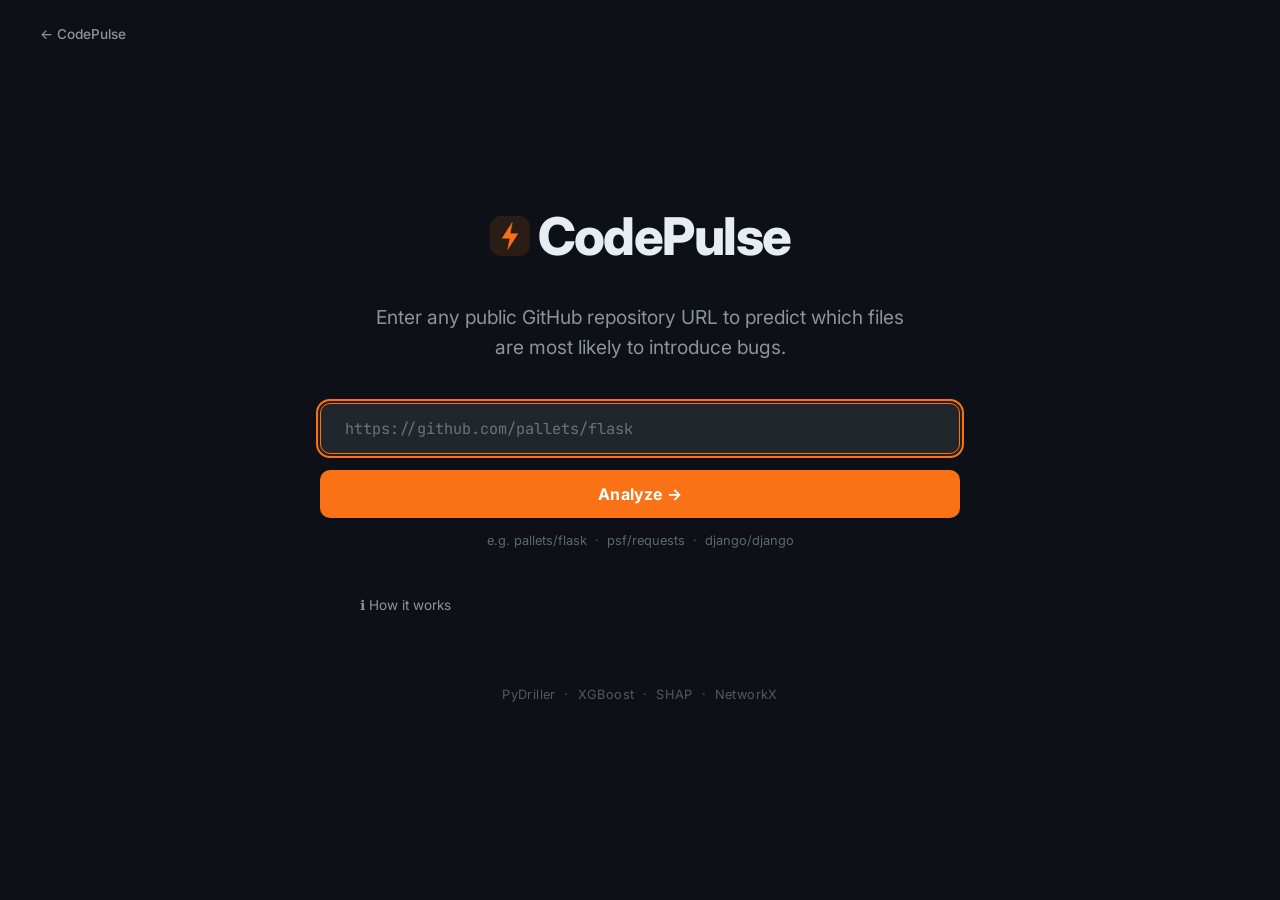
<file: frontend/index.html>
<!DOCTYPE html>
<html lang="en">
<head>
  <meta charset="UTF-8" />
  <meta name="viewport" content="width=device-width, initial-scale=1.0" />
  <title>CodePulse — Predictive Code Risk</title>
  <meta name="description" content="Predict which files in any GitHub repo are most likely to introduce bugs in the next 30 days." />

  <!-- Fonts -->
  <link rel="preconnect" href="https://fonts.googleapis.com" />
  <link rel="preconnect" href="https://fonts.gstatic.com" crossorigin />
  <link href="https://fonts.googleapis.com/css2?family=Inter:wght@400;500;600;700;800&family=JetBrains+Mono:wght@400;500&display=swap" rel="stylesheet" />

  <!-- Styles -->
  <link rel="stylesheet" href="css/style.css" />
</head>
<body>

  <!-- ═══════════════════════════════════════════════════════════
       STATE 1 — Input Screen
  ════════════════════════════════════════════════════════════ -->
  <main id="input-screen" role="main">

    <!-- Back link -->
    <a href="/landing.html" class="back-link" aria-label="Back to landing page">
      ← CodePulse
    </a>

    <div class="hero-logo" aria-label="CodePulse">
      <svg width="40" height="40" viewBox="0 0 36 36" fill="none" aria-hidden="true" xmlns="http://www.w3.org/2000/svg">
        <rect width="36" height="36" rx="10" fill="#f97316" fill-opacity="0.12"/>
        <path d="M20 6L11 20H18L16 30L25 16H18L20 6Z" fill="#f97316" stroke="#f97316" stroke-width="0.5" stroke-linejoin="round"/>
      </svg>
      <span class="hero-wordmark">CodePulse</span>
    </div>

    <p class="hero-subtitle">
      Enter any public GitHub repository URL to predict which files are most likely to introduce bugs.
    </p>

    <div class="input-group">
      <label for="repo-url" class="visually-hidden">GitHub repository URL</label>
      <input
        id="repo-url"
        type="url"
        class="url-input"
        placeholder="https://github.com/pallets/flask"
        autocomplete="off"
        spellcheck="false"
        autocorrect="off"
        autocapitalize="off"
      />

      <button id="analyze-btn" class="analyze-btn" type="button">
        Analyze →
      </button>

      <p class="input-hint">e.g. pallets/flask &nbsp;·&nbsp; psf/requests &nbsp;·&nbsp; django/django</p>

      <div id="loading-state" class="loading-state" aria-live="polite" aria-label="Loading">
        <div class="spinner" role="status"></div>
        <span id="loading-text">Analyzing repository…</span>
      </div>

      <div id="error-msg" class="error-msg" role="alert" aria-live="assertive">
        <svg width="14" height="14" viewBox="0 0 14 14" fill="none" aria-hidden="true" xmlns="http://www.w3.org/2000/svg">
          <circle cx="7" cy="7" r="6.5" stroke="#f85149"/>
          <path d="M4.5 4.5L9.5 9.5M9.5 4.5L4.5 9.5" stroke="#f85149" stroke-width="1.5" stroke-linecap="round"/>
        </svg>
        <span id="error-text"></span>
      </div>
    </div>

    <!-- How it works expandable -->
    <details class="how-it-works">
      <summary class="how-it-works-toggle">ℹ How it works</summary>
      <ul class="how-it-works-list">
        <li>CodePulse mines the full commit history of any public GitHub repo using PyDriller, extracting churn, coupling, authorship, and complexity signals per file.</li>
        <li>An XGBoost model trained on past commit patterns — with a strict temporal split to prevent data leakage — predicts each file's probability of appearing in a bug-fix commit within the next 30 days.</li>
        <li>SHAP values explain every risk score, showing exactly which signals are driving the prediction for each file.</li>
      </ul>
    </details>

    <footer class="hero-footer" aria-label="Powered by">
      PyDriller &nbsp;·&nbsp; XGBoost &nbsp;·&nbsp; SHAP &nbsp;·&nbsp; NetworkX
    </footer>

  </main>

  <!-- ═══════════════════════════════════════════════════════════
       STATE 2 — Results Dashboard
  ════════════════════════════════════════════════════════════ -->
  <div id="results-screen" aria-label="Analysis results">

    <!-- Sticky navbar -->
    <nav class="navbar" aria-label="CodePulse navigation">
      <a href="/landing.html" class="nav-logo" aria-label="Back to CodePulse home">
        <svg width="24" height="24" viewBox="0 0 36 36" fill="none" aria-hidden="true" xmlns="http://www.w3.org/2000/svg">
          <rect width="36" height="36" rx="10" fill="#f97316" fill-opacity="0.12"/>
          <path d="M20 6L11 20H18L16 30L25 16H18L20 6Z" fill="#f97316" stroke="#f97316" stroke-width="0.5" stroke-linejoin="round"/>
        </svg>
        <span class="nav-wordmark">CodePulse</span>
      </a>

      <button id="reset-btn" class="reset-btn" type="button" aria-label="Analyze another repository">
        <svg width="14" height="14" viewBox="0 0 14 14" fill="none" aria-hidden="true" xmlns="http://www.w3.org/2000/svg">
          <path d="M9 2L4 7L9 12" stroke="#f97316" stroke-width="2" stroke-linecap="round" stroke-linejoin="round"/>
        </svg>
        Analyze another repo
      </button>
    </nav>

    <!-- Main dashboard -->
    <div class="dashboard">

      <!-- Repo name -->
      <h1 id="repo-heading" class="repo-heading"></h1>

      <!-- Summary strip -->
      <div class="summary-strip" role="region" aria-label="Analysis summary">
        <div class="stat-card">
          <span class="stat-label">Files Analyzed</span>
          <span id="stat-total" class="stat-value">—</span>
        </div>
        <div class="stat-card stat-card--danger">
          <span class="stat-label">High Risk Files</span>
          <span id="stat-high-risk" class="stat-value high-risk">—</span>
        </div>
        <div class="stat-card">
          <span class="stat-label">Analyzed at</span>
          <span id="stat-time" class="stat-value" style="font-size:1.25rem">—</span>
        </div>
      </div>

      <!-- Model metrics chips -->
      <div id="metrics-chips" class="metrics-chips" aria-label="Model evaluation metrics"></div>

      <!-- Risk Overview chart -->
      <section class="chart-section" aria-labelledby="chart-heading">
        <h2 id="chart-heading" class="section-header">
          <span class="section-accent"></span>Risk Overview — Top 10 Files
        </h2>
        <div id="risk-chart" role="img" aria-label="Top 10 riskiest files bar chart"></div>
      </section>

      <!-- Codebase Risk Map (treemap) -->
      <section class="chart-section" id="treemap-section" aria-labelledby="treemap-heading" hidden>
        <h2 id="treemap-heading" class="section-header">
          <span class="section-accent"></span>Codebase Risk Map
        </h2>
        <div id="treemap-chart" role="img" aria-label="Codebase risk treemap"></div>
      </section>

      <!-- Precision-Recall curve -->
      <section class="chart-section" id="pr-curve-section" aria-labelledby="pr-heading" hidden>
        <h2 id="pr-heading" class="section-header">
          <span class="section-accent"></span>Model Precision-Recall Curve
        </h2>
        <div id="pr-curve-chart" role="img" aria-label="Precision-recall curve"></div>
      </section>

      <!-- File Risk Rankings table -->
      <section class="table-section" aria-labelledby="table-heading">
        <h2 id="table-heading" class="section-header">
          <span class="section-accent"></span>File Risk Rankings
        </h2>
        <p class="table-hint">Click any row to see a full SHAP breakdown for that file.</p>
        <div class="risk-table-wrapper">
          <table class="risk-table" aria-label="File risk rankings">
            <thead>
              <tr>
                <th scope="col">#</th>
                <th scope="col">File Path</th>
                <th scope="col" title="Predicted probability (0–100) that this file will appear in a bug-fix commit within 30 days.">Risk Score ⓘ</th>
                <th scope="col" class="drivers-header" title="The top SHAP feature drivers pushing the risk score up for this file.">Top Drivers ⓘ</th>
              </tr>
            </thead>
            <tbody id="risk-table-body">
            </tbody>
          </table>
        </div>
      </section>

      <!-- Site footer -->
      <footer class="site-footer">
        CodePulse — Hackathon Project &nbsp;|&nbsp;
        <a href="https://github.com/BornaBoyafraz/CodePulse" target="_blank" rel="noopener">github.com/BornaBoyafraz/CodePulse</a>
      </footer>

    </div><!-- /.dashboard -->

    <!-- File detail slide-in panel -->
    <aside id="detail-panel" class="detail-panel" aria-label="File detail" aria-hidden="true">
      <button class="detail-close" id="detail-close-btn" aria-label="Close detail panel" type="button">×</button>
      <div id="detail-content" class="detail-content"></div>
    </aside>

  </div><!-- /#results-screen -->

  <script src="https://cdn.plot.ly/plotly-2.27.0.min.js"></script>
  <script src="js/app.js"></script>
</body>
</html>
</file>
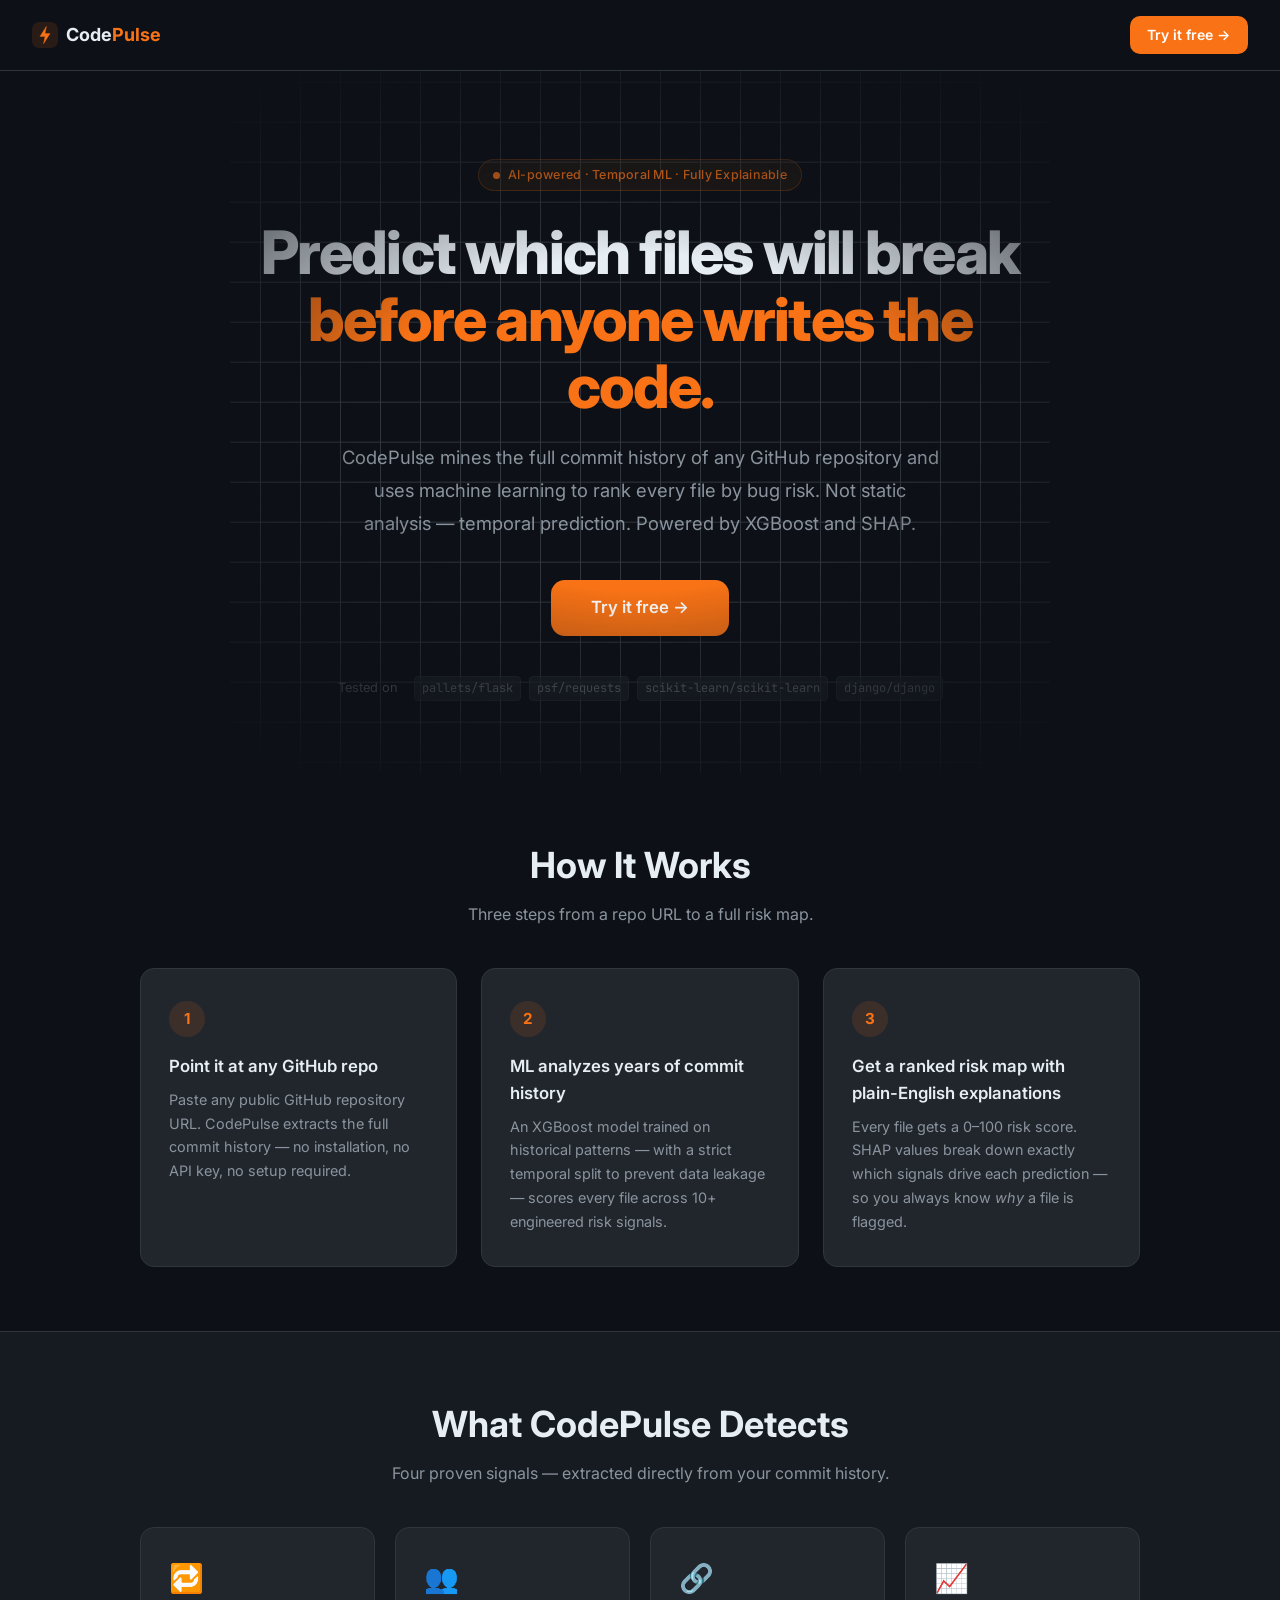
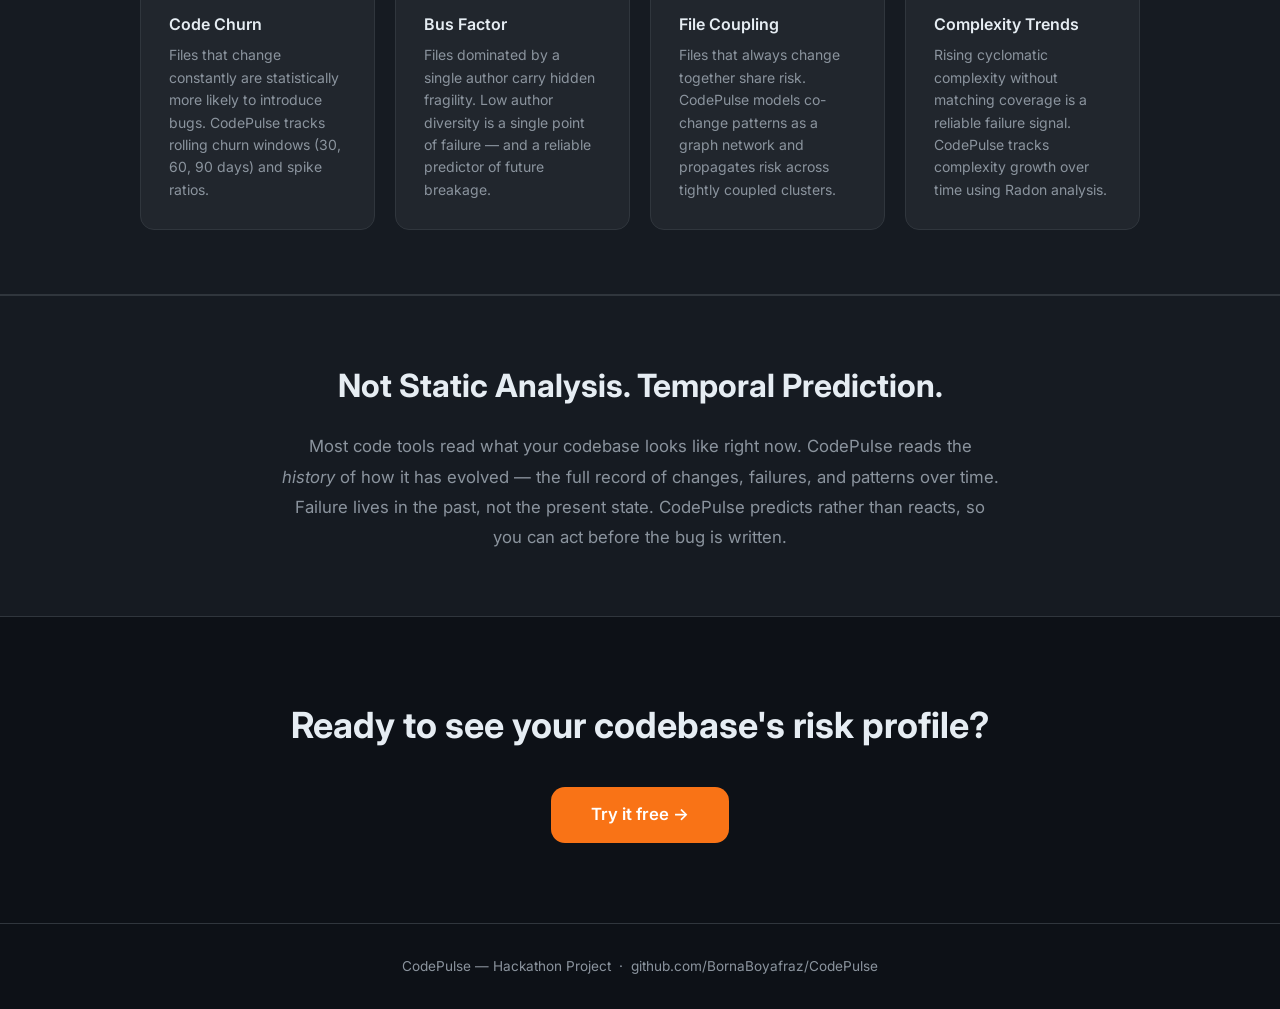
<file: frontend/landing.html>
<!DOCTYPE html>
<html lang="en">
<head>
  <meta charset="UTF-8" />
  <meta name="viewport" content="width=device-width, initial-scale=1.0" />
  <title>CodePulse — Predictive Code Risk</title>
  <meta name="description" content="CodePulse mines your git history and uses machine learning to rank every file by bug risk — before anyone writes the code." />

  <!-- Fonts -->
  <link rel="preconnect" href="https://fonts.googleapis.com" />
  <link rel="preconnect" href="https://fonts.gstatic.com" crossorigin />
  <link href="https://fonts.googleapis.com/css2?family=Inter:wght@400;500;600;700;800&family=JetBrains+Mono:wght@400;500&display=swap" rel="stylesheet" />

  <!-- Styles -->
  <link rel="stylesheet" href="css/landing.css" />
</head>
<body>

  <!-- ══════════════ NAVBAR ══════════════ -->
  <nav class="site-nav" aria-label="CodePulse navigation">
    <a href="/landing.html" class="nav-brand" aria-label="CodePulse home">
      <svg width="26" height="26" viewBox="0 0 36 36" fill="none" aria-hidden="true" xmlns="http://www.w3.org/2000/svg">
        <rect width="36" height="36" rx="10" fill="#f97316" fill-opacity="0.12"/>
        <path d="M20 6L11 20H18L16 30L25 16H18L20 6Z" fill="#f97316" stroke="#f97316" stroke-width="0.5" stroke-linejoin="round"/>
      </svg>
      <span>Code<span class="accent">Pulse</span></span>
    </a>
    <div class="nav-actions">
      <a href="/index.html" class="btn-primary" style="font-size:0.875rem; padding:0.5rem 1.1rem;">
        Try it free →
      </a>
    </div>
  </nav>

  <!-- ══════════════ HERO ══════════════ -->
  <section class="hero hero-bg" aria-label="Hero">

    <!-- Eyebrow badge -->
    <div class="hero-badge" aria-label="Product type">
      <span class="badge-dot"></span>
      AI-powered · Temporal ML · Fully Explainable
    </div>

    <h1>
      Predict which files will break<br />
      <span class="accent">before anyone writes the code.</span>
    </h1>
    <p class="sub">
      CodePulse mines the full commit history of any GitHub repository and uses
      machine learning to rank every file by bug risk. Not static analysis — temporal prediction.
      Powered by XGBoost and SHAP.
    </p>
    <div class="hero-cta">
      <a href="/index.html" class="btn-primary lg">Try it free →</a>
    </div>

    <!-- Demo strip -->
    <p class="demo-strip">
      Tested on &nbsp;
      <span class="repo-tag">pallets/flask</span>
      <span class="repo-tag">psf/requests</span>
      <span class="repo-tag">scikit-learn/scikit-learn</span>
      <span class="repo-tag">django/django</span>
    </p>

  </section>

  <!-- ══════════════ HOW IT WORKS ══════════════ -->
  <section class="section" aria-label="How it works">
    <div class="section-label">
      <h2>How It Works</h2>
      <p>Three steps from a repo URL to a full risk map.</p>
    </div>

    <div class="steps-grid">

      <div class="step-card">
        <div class="step-number">1</div>
        <h3>Point it at any GitHub repo</h3>
        <p>
          Paste any public GitHub repository URL. CodePulse extracts the full commit
          history — no installation, no API key, no setup required.
        </p>
      </div>

      <div class="step-card">
        <div class="step-number">2</div>
        <h3>ML analyzes years of commit history</h3>
        <p>
          An XGBoost model trained on historical patterns — with a strict temporal split
          to prevent data leakage — scores every file across 10+ engineered risk signals.
        </p>
      </div>

      <div class="step-card">
        <div class="step-number">3</div>
        <h3>Get a ranked risk map with plain-English explanations</h3>
        <p>
          Every file gets a 0–100 risk score. SHAP values break down exactly which
          signals drive each prediction — so you always know <em>why</em> a file is flagged.
        </p>
      </div>

    </div>
  </section>

  <!-- ══════════════ WHAT IT DETECTS ══════════════ -->
  <section class="section" style="background: var(--bg-secondary); border-top: 1px solid var(--border); border-bottom: 1px solid var(--border);" aria-label="Risk signals">
    <div class="section-label">
      <h2>What CodePulse Detects</h2>
      <p>Four proven signals — extracted directly from your commit history.</p>
    </div>

    <div class="features-grid">

      <div class="feature-card">
        <div class="feature-icon">🔁</div>
        <h3>Code Churn</h3>
        <p>
          Files that change constantly are statistically more likely to introduce bugs.
          CodePulse tracks rolling churn windows (30, 60, 90 days) and spike ratios.
        </p>
      </div>

      <div class="feature-card">
        <div class="feature-icon">👥</div>
        <h3>Bus Factor</h3>
        <p>
          Files dominated by a single author carry hidden fragility. Low author diversity
          is a single point of failure — and a reliable predictor of future breakage.
        </p>
      </div>

      <div class="feature-card">
        <div class="feature-icon">🔗</div>
        <h3>File Coupling</h3>
        <p>
          Files that always change together share risk. CodePulse models co-change
          patterns as a graph network and propagates risk across tightly coupled clusters.
        </p>
      </div>

      <div class="feature-card">
        <div class="feature-icon">📈</div>
        <h3>Complexity Trends</h3>
        <p>
          Rising cyclomatic complexity without matching coverage is a reliable failure
          signal. CodePulse tracks complexity growth over time using Radon analysis.
        </p>
      </div>

    </div>
  </section>

  <!-- ══════════════ WHY IT'S DIFFERENT ══════════════ -->
  <section class="section why-section" aria-label="Why CodePulse is different">
    <div class="why-inner">
      <h2>Not Static Analysis. Temporal Prediction.</h2>
      <p>
        Most code tools read what your codebase looks like right now. CodePulse reads the
        <em>history</em> of how it has evolved — the full record of changes, failures, and
        patterns over time. Failure lives in the past, not the present state. CodePulse
        predicts rather than reacts, so you can act before the bug is written.
      </p>
    </div>
  </section>

  <!-- ══════════════ CTA BANNER ══════════════ -->
  <section class="cta-banner" aria-label="Call to action">
    <h2>Ready to see your codebase's risk profile?</h2>
    <a href="/index.html" class="btn-primary lg">Try it free →</a>
  </section>

  <!-- ══════════════ FOOTER ══════════════ -->
  <footer class="site-footer" aria-label="Site footer">
    CodePulse — Hackathon Project &nbsp;·&nbsp;
    <a href="https://github.com/BornaBoyafraz/CodePulse" target="_blank" rel="noopener">
      github.com/BornaBoyafraz/CodePulse
    </a>
  </footer>

</body>
</html>
</file>
<file: frontend/css/style.css>
/* CodePulse — Global Stylesheet
   Design system: GitHub-dark tone, orange accent, Inter + JetBrains Mono
   ─────────────────────────────────────────────────────────────── */

:root {
  /* Backgrounds */
  --bg-primary:   #0d1117;
  --bg-secondary: #161b22;
  --bg-tertiary:  #21262d;

  /* Borders */
  --border:       #30363d;
  --border-focus: #f97316;

  /* Text */
  --text-primary:   #e6edf3;
  --text-secondary: #8b949e;
  --text-inverse:   #0d1117;

  /* Accent */
  --accent:       #f97316;
  --accent-hover: #ea6c0a;
  --accent-dim:   rgba(249, 115, 22, 0.12);

  /* Risk bands */
  --risk-low:  #3fb950;
  --risk-mid:  #d29922;
  --risk-high: #f85149;

  /* Typography */
  --font-sans: 'Inter', system-ui, -apple-system, sans-serif;
  --font-mono: 'JetBrains Mono', 'Fira Code', monospace;

  /* Spacing scale */
  --space-xs: 4px;
  --space-sm: 8px;
  --space-md: 16px;
  --space-lg: 24px;
  --space-xl: 40px;
  --space-2xl: 64px;

  /* Z-index scale */
  --z-navbar:  10;
  --z-overlay: 20;
  --z-toast:   30;

  /* Radius */
  --radius-sm: 6px;
  --radius-md: 10px;
  --radius-lg: 14px;

  /* Transitions */
  --transition-fast: 150ms ease;
  --transition-base: 200ms ease;
  --transition-slow: 300ms ease;
}

/* ─── Reset & Base ──────────────────────────────────────────────── */

*, *::before, *::after {
  box-sizing: border-box;
  margin: 0;
  padding: 0;
}

html {
  font-size: 16px;
  -webkit-text-size-adjust: 100%;
  scroll-behavior: smooth;
}

body {
  background-color: var(--bg-primary);
  color: var(--text-primary);
  font-family: var(--font-sans);
  font-size: 1rem;
  line-height: 1.6;
  min-height: 100vh;
  -webkit-font-smoothing: antialiased;
  -moz-osx-font-smoothing: grayscale;
}

/* ─── Typography ────────────────────────────────────────────────── */

h1, h2, h3 {
  line-height: 1.25;
  font-weight: 700;
  letter-spacing: -0.01em;
}

p {
  line-height: 1.65;
  max-width: 65ch;
}

code, .mono {
  font-family: var(--font-mono);
  font-size: 0.875em;
}

/* ─── Utility ───────────────────────────────────────────────────── */

.visually-hidden {
  position: absolute;
  width: 1px;
  height: 1px;
  padding: 0;
  overflow: hidden;
  clip: rect(0, 0, 0, 0);
  white-space: nowrap;
  border: 0;
}

/* ─── Input Screen ──────────────────────────────────────────────── */

#input-screen {
  display: flex;
  flex-direction: column;
  align-items: center;
  justify-content: center;
  min-height: 100vh;
  padding: var(--space-xl) var(--space-md);
  text-align: center;
  position: relative;
}

.hero-logo {
  display: flex;
  align-items: center;
  gap: var(--space-sm);
  margin-bottom: var(--space-lg);
}

.hero-logo svg {
  flex-shrink: 0;
}

.hero-wordmark {
  font-size: clamp(2rem, 5vw, 3.25rem);
  font-weight: 800;
  letter-spacing: -0.03em;
  color: var(--text-primary);
}

.hero-subtitle {
  font-size: clamp(1rem, 2.5vw, 1.2rem);
  color: var(--text-secondary);
  max-width: 540px;
  margin-bottom: var(--space-xl);
  line-height: 1.6;
}

.input-group {
  width: 100%;
  max-width: 640px;
  display: flex;
  flex-direction: column;
  gap: var(--space-md);
}

.url-input {
  width: 100%;
  padding: 14px var(--space-lg);
  background: var(--bg-tertiary);
  border: 1.5px solid var(--border);
  border-radius: var(--radius-md);
  color: var(--text-primary);
  font-family: var(--font-mono);
  font-size: 0.95rem;
  transition: border-color var(--transition-base), box-shadow var(--transition-base);
  outline: none;
}

.url-input::placeholder {
  color: var(--text-secondary);
  opacity: 0.7;
}

.url-input:focus {
  border-color: var(--accent);
  box-shadow: 0 0 0 3px var(--accent-dim);
}

.analyze-btn {
  width: 100%;
  padding: 14px var(--space-xl);
  background: var(--accent);
  color: #fff;
  font-family: var(--font-sans);
  font-size: 1rem;
  font-weight: 700;
  border: none;
  border-radius: var(--radius-md);
  cursor: pointer;
  transition: background var(--transition-base), transform var(--transition-fast), box-shadow var(--transition-base);
  letter-spacing: 0.01em;
  position: relative;
  overflow: hidden;
}

.analyze-btn:hover:not(:disabled) {
  background: var(--accent-hover);
  box-shadow: 0 4px 20px rgba(249, 115, 22, 0.35);
}

.analyze-btn:active:not(:disabled) {
  transform: scale(0.98);
}

.analyze-btn:disabled {
  opacity: 0.7;
  cursor: not-allowed;
}

/* Loading state */
.loading-state {
  display: none;
  align-items: center;
  justify-content: center;
  gap: var(--space-sm);
  color: var(--text-secondary);
  font-size: 0.9rem;
  margin-top: var(--space-sm);
}

.loading-state.visible {
  display: flex;
}

.spinner {
  width: 18px;
  height: 18px;
  border: 2px solid var(--border);
  border-top-color: var(--accent);
  border-radius: 50%;
  animation: spin 700ms linear infinite;
  flex-shrink: 0;
}

@keyframes spin {
  to { transform: rotate(360deg); }
}

/* Error message */
.error-msg {
  display: none;
  align-items: center;
  gap: var(--space-xs);
  color: var(--risk-high);
  font-size: 0.875rem;
  padding: var(--space-sm) var(--space-md);
  background: rgba(248, 81, 73, 0.08);
  border: 1px solid rgba(248, 81, 73, 0.25);
  border-radius: var(--radius-sm);
  text-align: left;
}

.error-msg.visible {
  display: flex;
}

/* Footer */
.hero-footer {
  margin-top: var(--space-2xl);
  font-size: 0.8rem;
  color: var(--text-secondary);
  opacity: 0.55;
  letter-spacing: 0.03em;
}

/* ─── Results Dashboard ─────────────────────────────────────────── */

#results-screen {
  display: none;
  flex-direction: column;
  min-height: 100vh;
}

#results-screen.visible {
  display: flex;
}

/* Navbar */
.navbar {
  position: sticky;
  top: 0;
  z-index: var(--z-navbar);
  background: rgba(13, 17, 23, 0.88);
  backdrop-filter: blur(12px);
  -webkit-backdrop-filter: blur(12px);
  border-bottom: 1px solid var(--border);
  display: flex;
  align-items: center;
  justify-content: space-between;
  padding: var(--space-md) var(--space-xl);
}

.nav-logo {
  display: flex;
  align-items: center;
  gap: var(--space-sm);
  text-decoration: none;
  color: var(--text-primary);
}

.nav-wordmark {
  font-size: 1.15rem;
  font-weight: 800;
  letter-spacing: -0.02em;
}

.reset-btn {
  display: flex;
  align-items: center;
  gap: 6px;
  padding: 7px var(--space-md);
  background: transparent;
  border: 1.5px solid var(--accent);
  border-radius: var(--radius-sm);
  color: var(--accent);
  font-family: var(--font-sans);
  font-size: 0.875rem;
  font-weight: 600;
  cursor: pointer;
  transition: background var(--transition-base), color var(--transition-base);
  letter-spacing: 0.01em;
}

.reset-btn:hover {
  background: var(--accent-dim);
}

/* Dashboard container */
.dashboard {
  flex: 1;
  max-width: 1200px;
  width: 100%;
  margin: 0 auto;
  padding: var(--space-xl) var(--space-xl);
}

/* Repo heading */
.repo-heading {
  font-size: clamp(1.5rem, 3vw, 2.25rem);
  font-weight: 800;
  letter-spacing: -0.02em;
  margin-bottom: var(--space-lg);
  color: var(--text-primary);
}

.repo-heading span {
  color: var(--text-secondary);
  font-weight: 400;
}

/* Summary strip */
.summary-strip {
  display: grid;
  grid-template-columns: repeat(3, 1fr);
  gap: var(--space-md);
  margin-bottom: var(--space-xl);
}

.stat-card {
  background: var(--bg-secondary);
  border: 1px solid var(--border);
  border-radius: var(--radius-md);
  padding: var(--space-lg);
  display: flex;
  flex-direction: column;
  gap: var(--space-xs);
}

.stat-label {
  font-size: 0.78rem;
  font-weight: 600;
  text-transform: uppercase;
  letter-spacing: 0.08em;
  color: var(--text-secondary);
}

.stat-value {
  font-size: 1.75rem;
  font-weight: 800;
  line-height: 1;
  color: var(--text-primary);
  letter-spacing: -0.02em;
}

.stat-value.high-risk {
  color: var(--risk-high);
}

/* Section headers */
.section-header {
  font-size: 1.1rem;
  font-weight: 700;
  color: var(--text-primary);
  margin-bottom: var(--space-md);
  padding-bottom: var(--space-sm);
  border-bottom: 1px solid var(--border);
  display: flex;
  align-items: center;
  gap: var(--space-sm);
}

.section-header::before {
  content: '';
  display: inline-block;
  width: 3px;
  height: 1em;
  background: var(--accent);
  border-radius: 2px;
}

/* Chart section */
.chart-section {
  margin-bottom: var(--space-xl);
}

#risk-chart {
  background: var(--bg-secondary);
  border: 1px solid var(--border);
  border-radius: var(--radius-md);
  overflow: hidden;
  min-height: 360px;
}

/* Table section */
.table-section {
  margin-bottom: var(--space-xl);
}

.risk-table-wrapper {
  background: var(--bg-secondary);
  border: 1px solid var(--border);
  border-radius: var(--radius-md);
  overflow: hidden;
}

.risk-table {
  width: 100%;
  border-collapse: collapse;
  font-size: 0.9rem;
}

.risk-table thead {
  background: var(--bg-tertiary);
}

.risk-table th {
  padding: var(--space-sm) var(--space-md);
  font-size: 0.72rem;
  font-weight: 700;
  text-transform: uppercase;
  letter-spacing: 0.07em;
  color: var(--text-secondary);
  text-align: left;
  border-bottom: 1px solid var(--border);
}

.risk-table th:first-child {
  width: 48px;
  text-align: center;
}

.risk-table th:nth-child(3) {
  width: 110px;
  text-align: center;
}

.risk-table td {
  padding: var(--space-sm) var(--space-md);
  border-bottom: 1px solid var(--border);
  vertical-align: middle;
  transition: background var(--transition-fast);
}

.risk-table tbody tr:last-child td {
  border-bottom: none;
}

.risk-table tbody tr:nth-child(even) td {
  background: rgba(255, 255, 255, 0.015);
}

.risk-table tbody tr:hover td {
  background: rgba(249, 115, 22, 0.04);
}

.row-rank {
  text-align: center;
  font-size: 0.8rem;
  font-weight: 700;
  color: var(--text-secondary);
}

.file-path {
  font-family: var(--font-mono);
  font-size: 0.82rem;
  color: var(--text-primary);
  word-break: break-all;
}

.risk-badge {
  display: inline-flex;
  align-items: center;
  justify-content: center;
  min-width: 54px;
  padding: 3px 10px;
  border-radius: 100px;
  font-size: 0.78rem;
  font-weight: 700;
  letter-spacing: 0.04em;
  font-family: var(--font-mono);
}

.risk-badge.low  { background: rgba(63, 185, 80, 0.15);  color: var(--risk-low);  border: 1px solid rgba(63, 185, 80, 0.3); }
.risk-badge.mid  { background: rgba(210, 153, 34, 0.15); color: var(--risk-mid);  border: 1px solid rgba(210, 153, 34, 0.3); }
.risk-badge.high { background: rgba(248, 81, 73, 0.15);  color: var(--risk-high); border: 1px solid rgba(248, 81, 73, 0.3); }

.drivers-cell {
  display: flex;
  flex-wrap: wrap;
  gap: var(--space-xs);
  align-items: center;
}

.driver-tag {
  display: inline-block;
  padding: 2px 8px;
  background: var(--bg-tertiary);
  border: 1px solid var(--border);
  border-radius: 100px;
  font-size: 0.72rem;
  color: var(--text-secondary);
  white-space: nowrap;
  letter-spacing: 0.01em;
}

/* ─── Skeleton Loading ──────────────────────────────────────────── */

@keyframes shimmer {
  0%   { background-position: -400px 0; }
  100% { background-position:  400px 0; }
}

.skeleton {
  display: inline-block;
  border-radius: 4px;
  background: linear-gradient(
    90deg,
    var(--bg-tertiary) 25%,
    #2d333b 50%,
    var(--bg-tertiary) 75%
  );
  background-size: 400px 100%;
  animation: shimmer 1.4s ease-in-out infinite;
  vertical-align: middle;
}

.skeleton-path     { width: 260px; height: 13px; }
.skeleton-inline   { width: 22px;  height: 13px; }
.skeleton-badge-sm { width: 58px;  height: 22px; border-radius: 100px; }
.skeleton-tag      { width: 68px;  height: 20px; border-radius: 100px; }

.skeleton-status-text {
  text-align: center;
  font-size: 0.82rem;
  color: var(--text-secondary);
  padding: var(--space-md) !important;
  font-style: italic;
  letter-spacing: 0.01em;
}

/* ─── Focus / Keyboard Navigation ──────────────────────────────── */

button:focus-visible,
input:focus-visible,
.clickable-row:focus-visible {
  outline: 2px solid var(--accent);
  outline-offset: 2px;
}

/* ─── Reduced Motion ────────────────────────────────────────────── */

@media (prefers-reduced-motion: reduce) {
  .spinner {
    animation: none;
    border-top-color: var(--accent);
    opacity: 0.6;
  }
  .skeleton {
    animation: none;
    opacity: 0.5;
  }
  * {
    transition-duration: 0.01ms !important;
  }
}

/* ─── Responsive ────────────────────────────────────────────────── */

@media (max-width: 768px) {
  .navbar {
    padding: var(--space-md);
  }

  .dashboard {
    padding: var(--space-lg) var(--space-md);
  }

  .summary-strip {
    grid-template-columns: 1fr;
    gap: var(--space-sm);
  }

  .stat-card {
    padding: var(--space-md);
  }

  .stat-value {
    font-size: 1.4rem;
  }

  .risk-table {
    font-size: 0.82rem;
  }

  .drivers-cell,
  th.drivers-header {
    display: none;
  }

  .detail-panel {
    width: 100%;
    right: 0;
    left: 0;
  }
}

@media (max-width: 480px) {
  .hero-wordmark {
    font-size: 1.8rem;
  }

  .analyze-btn {
    font-size: 0.95rem;
  }
}

/* ─── How It Works (input screen) ──────────────────────────────── */

.how-it-works {
  margin-top: var(--space-xl);
  max-width: 560px;
  width: 100%;
  text-align: left;
}

.how-it-works-toggle {
  font-size: 0.85rem;
  color: var(--text-secondary);
  cursor: pointer;
  list-style: none;
  display: flex;
  align-items: center;
  gap: var(--space-xs);
  padding: var(--space-xs) 0;
  user-select: none;
  transition: color var(--transition-base);
}

.how-it-works-toggle::-webkit-details-marker { display: none; }

.how-it-works-toggle:hover {
  color: var(--text-primary);
}

.how-it-works-list {
  margin-top: var(--space-md);
  padding-left: var(--space-lg);
  display: flex;
  flex-direction: column;
  gap: var(--space-sm);
}

.how-it-works-list li {
  font-size: 0.85rem;
  color: var(--text-secondary);
  line-height: 1.6;
}

/* ─── Metrics Chips ─────────────────────────────────────────────── */

.metrics-chips {
  display: flex;
  flex-wrap: wrap;
  gap: 0.625rem;
  margin-bottom: var(--space-lg);
  min-height: 32px;
}

.metric-chip {
  display: inline-flex;
  align-items: center;
  gap: 0.5rem;
  padding: 0.3rem 0.85rem;
  background: var(--bg-secondary);
  border: 1px solid var(--border);
  border-radius: 100px;
  font-size: 0.8rem;
}

.chip-label {
  color: var(--text-secondary);
  font-weight: 500;
  letter-spacing: 0.02em;
}

.chip-value {
  color: var(--text-primary);
  font-family: var(--font-mono);
  font-weight: 600;
}

/* ─── PR Curve Chart Container ──────────────────────────────────── */

#pr-curve-chart {
  background: var(--bg-secondary);
  border: 1px solid var(--border);
  border-radius: var(--radius-md);
  overflow: hidden;
  min-height: 320px;
}

#treemap-chart {
  background: var(--bg-secondary);
  border: 1px solid var(--border);
  border-radius: var(--radius-md);
  overflow: hidden;
  min-height: 380px;
}

/* ─── Table Hint ────────────────────────────────────────────────── */

.table-hint {
  font-size: 0.8rem;
  color: var(--text-secondary);
  margin-bottom: var(--space-sm);
  opacity: 0.75;
}

/* ─── Clickable Table Rows ──────────────────────────────────────── */

.clickable-row {
  cursor: pointer;
}

.clickable-row:hover td {
  background: rgba(249, 115, 22, 0.06) !important;
}

/* ─── Empty State ───────────────────────────────────────────────── */

.empty-state {
  text-align: center;
  color: var(--text-secondary);
  padding: var(--space-xl) !important;
  font-size: 0.9rem;
}

/* ─── Critical Risk Pulse ───────────────────────────────────────── */

@keyframes pulse-risk {
  0%, 100% { box-shadow: 0 0 0 0 rgba(248, 81, 73, 0.4); }
  50%       { box-shadow: 0 0 0 5px rgba(248, 81, 73, 0); }
}

.risk-badge.is-critical {
  animation: pulse-risk 2s ease-in-out infinite;
}

/* ─── File Detail Panel ─────────────────────────────────────────── */

.detail-panel {
  position: fixed;
  top: 0;
  right: 0;
  width: 380px;
  height: 100%;
  background: var(--bg-primary);
  border-left: 1px solid var(--border);
  padding: var(--space-xl) var(--space-lg);
  overflow-y: auto;
  transform: translateX(100%);
  transition: transform 0.25s ease;
  z-index: var(--z-overlay);
  box-shadow: -8px 0 32px rgba(0, 0, 0, 0.4);
}

.detail-panel.is-open {
  transform: translateX(0);
}

.detail-close {
  position: absolute;
  top: var(--space-md);
  right: var(--space-md);
  width: 32px;
  height: 32px;
  background: transparent;
  border: 1px solid var(--border);
  border-radius: var(--radius-sm);
  color: var(--text-secondary);
  font-size: 1.1rem;
  font-family: var(--font-sans);
  cursor: pointer;
  display: flex;
  align-items: center;
  justify-content: center;
  transition: background var(--transition-base), color var(--transition-base);
  line-height: 1;
}

.detail-close:hover {
  background: var(--bg-tertiary);
  color: var(--text-primary);
}

.detail-content {
  margin-top: var(--space-xl);
}

.detail-file-path {
  font-family: var(--font-mono);
  font-size: 0.78rem;
  color: var(--text-secondary);
  word-break: break-all;
  margin-bottom: var(--space-md);
  line-height: 1.5;
}

.detail-risk-badge {
  font-size: 1.15rem;
  padding: 0.4rem 1.1rem;
  margin-bottom: var(--space-lg);
}

.detail-section-label {
  font-size: 0.72rem;
  font-weight: 700;
  text-transform: uppercase;
  letter-spacing: 0.08em;
  color: var(--text-secondary);
  margin-bottom: var(--space-sm);
  margin-top: var(--space-lg);
}

.detail-drivers {
  list-style: none;
  display: flex;
  flex-direction: column;
  gap: var(--space-xs);
}

.detail-driver-item {
  font-size: 0.83rem;
  color: var(--text-secondary);
  padding: 5px var(--space-sm);
  background: var(--bg-secondary);
  border: 1px solid var(--border);
  border-radius: var(--radius-sm);
  line-height: 1.5;
}

.detail-driver-item.muted {
  opacity: 0.6;
  font-style: italic;
}

.detail-stats-grid {
  display: grid;
  grid-template-columns: 1fr 1fr;
  gap: var(--space-sm);
}

.detail-stat {
  background: var(--bg-secondary);
  border: 1px solid var(--border);
  border-radius: var(--radius-sm);
  padding: var(--space-sm) var(--space-md);
  display: flex;
  flex-direction: column;
  gap: 2px;
}

.detail-stat-label {
  font-size: 0.7rem;
  font-weight: 600;
  text-transform: uppercase;
  letter-spacing: 0.07em;
  color: var(--text-secondary);
}

.detail-stat-value {
  font-family: var(--font-mono);
  font-size: 1.05rem;
  font-weight: 700;
  color: var(--text-primary);
}

/* ─── Site Footer (results screen) ─────────────────────────────── */

.site-footer {
  text-align: center;
  font-size: 0.78rem;
  color: var(--text-secondary);
  opacity: 0.5;
  padding: var(--space-lg) 0 var(--space-xl);
  letter-spacing: 0.02em;
}

.site-footer a {
  color: inherit;
  text-decoration: underline;
  text-underline-offset: 3px;
}

.site-footer a:hover {
  opacity: 1;
  color: var(--text-primary);
}

/* ─── Back link (input screen) ────────────────────────────────── */
.back-link {
  position: absolute;
  top: var(--space-lg);
  left: var(--space-xl);
  font-size: 0.85rem;
  font-weight: 500;
  color: var(--text-secondary);
  text-decoration: none;
  display: flex;
  align-items: center;
  gap: 4px;
  transition: color var(--transition-fast);
}

.back-link:hover {
  color: var(--accent);
}

/* ─── Input hint (example repos) ─────────────────────────────── */
.input-hint {
  font-size: 0.8rem;
  color: var(--text-secondary);
  opacity: 0.65;
  margin-top: -4px;
  max-width: none;
}

/* ─── Stat card danger variant (high risk) ────────────────────── */
.stat-card--danger {
  border-top: 2px solid var(--risk-high);
}

/* ─── Section accent span (decorative, CSS ::before handles it) ─ */
.section-accent { display: none; }
</file>
<file: frontend/css/landing.css>
/* CodePulse — Auth & Landing Pages Stylesheet
   Used by: landing.html, login.html, signup.html
   Dark theme consistent with the main app (style.css).
   ─────────────────────────────────────────────────────────────── */

/* ─── Design tokens (mirror style.css) ───────────────────────── */
:root {
  --bg-primary:     #0d1117;
  --bg-secondary:   #161b22;
  --bg-card:        #21262d;
  --border:         #30363d;
  --text-primary:   #e6edf3;
  --text-secondary: #8b949e;
  --accent:         #f97316;
  --accent-hover:   #ea6c0a;
  --accent-dim:     rgba(249, 115, 22, 0.12);
  --risk-red:       #f85149;
  --font-sans:      'Inter', system-ui, -apple-system, sans-serif;
  --radius-sm:      6px;
  --radius-md:      10px;
  --radius-lg:      14px;
}

/* ─── Base ───────────────────────────────────────────────────── */
*, *::before, *::after { box-sizing: border-box; margin: 0; padding: 0; }

html { scroll-behavior: smooth; }

body {
  background: var(--bg-primary);
  color: var(--text-primary);
  font-family: var(--font-sans);
  font-size: 1rem;
  line-height: 1.6;
  min-height: 100vh;
}

a { color: var(--accent); text-decoration: none; }
a:hover { text-decoration: underline; }

/* ─── Navbar ─────────────────────────────────────────────────── */
.site-nav {
  display: flex;
  align-items: center;
  justify-content: space-between;
  padding: 1rem 2rem;
  border-bottom: 1px solid var(--border);
  background: var(--bg-primary);
  position: sticky;
  top: 0;
  z-index: 10;
}

.nav-brand {
  display: flex;
  align-items: center;
  gap: 0.5rem;
  font-size: 1.125rem;
  font-weight: 700;
  color: var(--text-primary);
  text-decoration: none;
}

.nav-brand:hover { text-decoration: none; }

.nav-brand .accent { color: var(--accent); }

.nav-actions { display: flex; align-items: center; gap: 0.75rem; }

/* ─── Buttons ────────────────────────────────────────────────── */
.btn-primary {
  background: var(--accent);
  color: #fff;
  border: none;
  padding: 0.65rem 1.5rem;
  border-radius: var(--radius-md);
  font-size: 0.95rem;
  font-weight: 600;
  cursor: pointer;
  transition: background 0.2s;
  display: inline-block;
  text-align: center;
}

.btn-primary:hover {
  background: var(--accent-hover);
  text-decoration: none;
  box-shadow: 0 4px 20px rgba(249, 115, 22, 0.35);
}

.btn-primary.lg { padding: 0.9rem 2.5rem; font-size: 1.05rem; border-radius: var(--radius-lg); }

.btn-outline {
  background: transparent;
  color: var(--accent);
  border: 1.5px solid var(--accent);
  padding: 0.65rem 1.5rem;
  border-radius: var(--radius-md);
  font-size: 0.95rem;
  font-weight: 600;
  cursor: pointer;
  transition: background 0.2s, color 0.2s;
  display: inline-block;
  text-align: center;
}

.btn-outline:hover { background: var(--accent); color: #fff; text-decoration: none; }

/* ─── Hero ───────────────────────────────────────────────────── */
.hero {
  text-align: center;
  padding: 5.5rem 1.5rem 4.5rem;
  max-width: 820px;
  margin: 0 auto;
}

/* Eyebrow badge */
.hero-badge {
  display: inline-flex;
  align-items: center;
  gap: 0.5rem;
  background: rgba(249, 115, 22, 0.08);
  border: 1px solid rgba(249, 115, 22, 0.25);
  border-radius: 100px;
  padding: 0.3rem 0.9rem;
  font-size: 0.78rem;
  font-weight: 500;
  color: var(--accent);
  letter-spacing: 0.02em;
  margin-bottom: 1.75rem;
}

.badge-dot {
  width: 7px;
  height: 7px;
  border-radius: 50%;
  background: var(--accent);
  display: inline-block;
  animation: pulse-dot 2s ease-in-out infinite;
}

@keyframes pulse-dot {
  0%, 100% { opacity: 1; transform: scale(1); }
  50% { opacity: 0.5; transform: scale(0.85); }
}

.hero h1 {
  font-size: clamp(2.25rem, 5.5vw, 3.75rem);
  font-weight: 800;
  line-height: 1.12;
  letter-spacing: -0.03em;
  color: var(--text-primary);
  margin-bottom: 1.25rem;
}

.hero h1 .accent { color: var(--accent); }

.hero .sub {
  color: var(--text-secondary);
  font-size: clamp(1rem, 2vw, 1.15rem);
  max-width: 600px;
  margin: 0 auto 2.5rem;
  line-height: 1.8;
}

.hero-cta {
  display: flex;
  justify-content: center;
  gap: 1rem;
  flex-wrap: wrap;
  margin-bottom: 2.5rem;
}

/* Demo strip */
.demo-strip {
  font-size: 0.8rem;
  color: var(--text-secondary);
  opacity: 0.65;
  max-width: none;
  display: flex;
  align-items: center;
  justify-content: center;
  gap: 0.5rem;
  flex-wrap: wrap;
}

.repo-tag {
  font-family: 'JetBrains Mono', 'Courier New', monospace;
  font-size: 0.75rem;
  background: var(--bg-card);
  border: 1px solid var(--border);
  border-radius: 4px;
  padding: 2px 7px;
  color: var(--text-secondary);
}

/* ─── Section headers ────────────────────────────────────────── */
.section { padding: 4rem 1.5rem; }

.section-label {
  text-align: center;
  margin-bottom: 2.5rem;
}

.section-label h2 {
  font-size: clamp(1.5rem, 3.5vw, 2.25rem);
  font-weight: 700;
  color: var(--text-primary);
}

.section-label p {
  color: var(--text-secondary);
  font-size: 1rem;
  margin-top: 0.5rem;
}

/* ─── How it works: step cards ───────────────────────────────── */
.steps-grid {
  display: grid;
  grid-template-columns: repeat(auto-fit, minmax(240px, 1fr));
  gap: 1.5rem;
  max-width: 1000px;
  margin: 0 auto;
}

.step-card {
  background: var(--bg-card);
  border: 1px solid var(--border);
  border-radius: var(--radius-lg);
  padding: 2rem 1.75rem;
  transition: border-color 0.2s;
}

.step-card:hover { border-color: var(--accent); }

.step-number {
  display: inline-flex;
  align-items: center;
  justify-content: center;
  width: 2.25rem;
  height: 2.25rem;
  background: var(--accent-dim);
  color: var(--accent);
  border-radius: 50%;
  font-weight: 700;
  font-size: 0.95rem;
  margin-bottom: 1rem;
}

.step-card h3 { font-size: 1.05rem; font-weight: 600; margin-bottom: 0.5rem; }
.step-card p  { color: var(--text-secondary); font-size: 0.9rem; line-height: 1.65; }

/* ─── Feature cards ─────────────────────────────────────────── */
.features-grid {
  display: grid;
  grid-template-columns: repeat(auto-fit, minmax(220px, 1fr));
  gap: 1.25rem;
  max-width: 1000px;
  margin: 0 auto;
}

.feature-card {
  background: var(--bg-card);
  border: 1px solid var(--border);
  border-radius: var(--radius-lg);
  padding: 1.75rem;
  transition: border-color 0.2s;
}

.feature-card:hover { border-color: var(--accent); }

.feature-icon { font-size: 1.75rem; margin-bottom: 0.75rem; }

.feature-card h3 { font-size: 1rem; font-weight: 600; margin-bottom: 0.4rem; }
.feature-card p  { color: var(--text-secondary); font-size: 0.875rem; line-height: 1.6; }

/* ─── Why different ─────────────────────────────────────────── */
.why-section {
  background: var(--bg-secondary);
  border-top: 1px solid var(--border);
  border-bottom: 1px solid var(--border);
}

.why-inner {
  max-width: 720px;
  margin: 0 auto;
  text-align: center;
}

.why-inner h2 {
  font-size: clamp(1.4rem, 3vw, 2rem);
  font-weight: 700;
  margin-bottom: 1.25rem;
}

.why-inner p {
  color: var(--text-secondary);
  font-size: 1.05rem;
  line-height: 1.8;
}

/* ─── CTA banner ─────────────────────────────────────────────── */
.cta-banner {
  text-align: center;
  padding: 5rem 1.5rem;
}

.cta-banner h2 {
  font-size: clamp(1.5rem, 3.5vw, 2.25rem);
  font-weight: 700;
  margin-bottom: 2rem;
}

/* ─── Footer ─────────────────────────────────────────────────── */
.site-footer {
  text-align: center;
  padding: 2rem;
  border-top: 1px solid var(--border);
  color: var(--text-secondary);
  font-size: 0.85rem;
}

.site-footer a { color: var(--text-secondary); }
.site-footer a:hover { color: var(--accent); text-decoration: none; }

/* ─── Auth card (login / signup) ─────────────────────────────── */
.auth-page {
  min-height: 100vh;
  display: flex;
  flex-direction: column;
  align-items: center;
  justify-content: center;
  padding: 2rem 1rem;
  background: var(--bg-primary);
}

.auth-logo {
  display: flex;
  align-items: center;
  gap: 0.5rem;
  font-size: 1.25rem;
  font-weight: 700;
  color: var(--text-primary);
  margin-bottom: 2rem;
  text-decoration: none;
}

.auth-logo:hover { text-decoration: none; }
.auth-logo .accent { color: var(--accent); }

.auth-card {
  background: var(--bg-card);
  border: 1px solid var(--border);
  border-radius: var(--radius-lg);
  padding: 2.5rem 2rem;
  width: 100%;
  max-width: 420px;
}

.auth-card h1 {
  font-size: 1.4rem;
  font-weight: 700;
  margin-bottom: 1.75rem;
  color: var(--text-primary);
}

/* ─── Form elements ─────────────────────────────────────────── */
.form-group { margin-bottom: 1.25rem; }

.form-group label {
  display: block;
  color: var(--text-secondary);
  font-size: 0.875rem;
  font-weight: 500;
  margin-bottom: 0.4rem;
}

.form-group input {
  width: 100%;
  background: var(--bg-secondary);
  border: 1px solid var(--border);
  border-radius: var(--radius-md);
  color: var(--text-primary);
  padding: 0.7rem 0.9rem;
  font-size: 0.95rem;
  font-family: var(--font-sans);
  transition: border-color 0.15s, outline 0.15s;
}

.form-group input:focus {
  outline: 2px solid var(--accent);
  border-color: transparent;
}

.form-group input::placeholder { color: #555f6e; }

.form-submit { margin-top: 0.5rem; }

.btn-full {
  width: 100%;
  padding: 0.75rem;
  font-size: 1rem;
}

/* ─── Error message ─────────────────────────────────────────── */
.error-msg {
  color: var(--risk-red);
  background: rgba(248, 81, 73, 0.1);
  border: 1px solid rgba(248, 81, 73, 0.4);
  border-radius: var(--radius-md);
  padding: 0.65rem 1rem;
  font-size: 0.875rem;
  margin-bottom: 1.25rem;
  display: none;
}

.error-msg.visible { display: block; }

/* ─── Auth footer link ─────────────────────────────────────── */
.auth-switch {
  text-align: center;
  margin-top: 1.5rem;
  font-size: 0.875rem;
  color: var(--text-secondary);
}

.auth-switch a { color: var(--accent); font-weight: 500; }

/* ─── Subtle grid background (hero) ─────────────────────────── */
.hero-bg {
  background-image:
    linear-gradient(var(--border) 1px, transparent 1px),
    linear-gradient(90deg, var(--border) 1px, transparent 1px);
  background-size: 40px 40px;
  background-position: center center;
  /* Fade the grid out at the edges */
  -webkit-mask-image: radial-gradient(ellipse 80% 60% at 50% 50%, #000 40%, transparent 100%);
  mask-image: radial-gradient(ellipse 80% 60% at 50% 50%, #000 40%, transparent 100%);
}

/* ─── Responsive ─────────────────────────────────────────────── */
@media (max-width: 640px) {
  .hero { padding: 4rem 1rem 3.5rem; }
  .site-nav { padding: 0.85rem 1rem; }
  .auth-card { padding: 2rem 1.25rem; }
  .steps-grid, .features-grid { gap: 1rem; }
}
</file>
